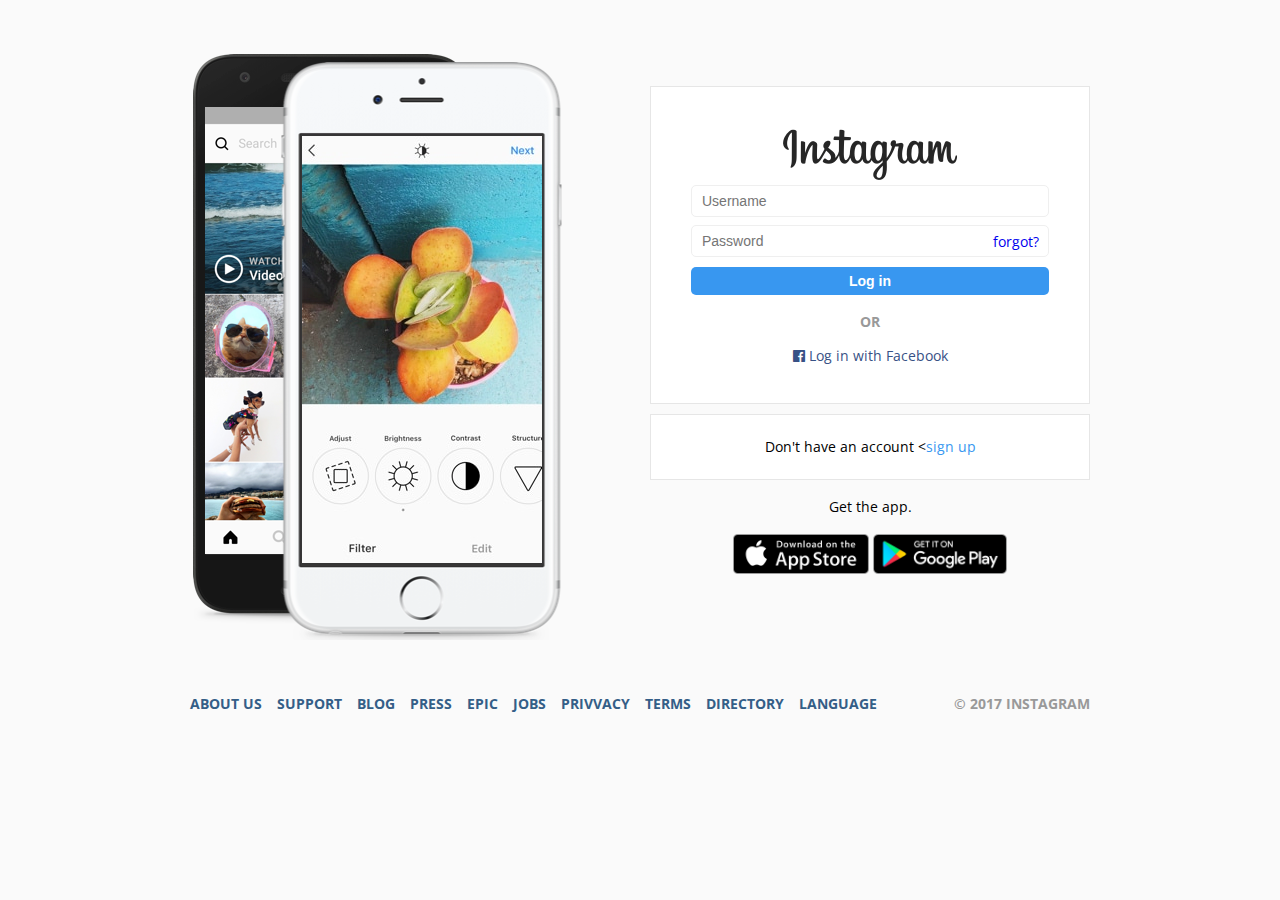
<file: index.html>
<!DOCTYPE html>
<html lang="en">
	<head>
	<meta name="viewport" content="width=device-width, user-scalable=no, initial-scale=1.0, maximum-scale=1.0, minimum-scale=1.0">
		<title>Login | Instaclone</title>
		<meta charset="UTF-8">
		<meta discription="Instaclone login page">
		<link rel="stylesheet" href="https://maxcdn.bootstrapcdn.com/font-awesome/4.7.0/css/font-awesome.min.css">
		<link rel="stylesheet" href="css/style.css">
		<link rel="shortcut icon" href="images/favicon.ico" type="image/x-icon">
	</head>
	<body>
		<main class="login">
			<div id="phone-image">
				<img 
					src="images/phoneImage.png"
					alt="Phone Image"
					title="Phone Image"
				/>
			</div>
			<section id="login">
				<div class="login__box login__box--form">
					<img  
						src="images/logoLogin.png"
						alt="Logo Login"
						title="Logo Login"
						
					/>
					<form action="feed.html" method="GET">
						<input 
							type="text"
							name="username"
							placeholder="Username"
							required
							class="login__input" 
						>
						<div class="login__form-box">
							<input 							
								type="password"
								name="password"
								placeholder="Password"
								required
								class="login__input">
							<a href="#">forgot?</a>
						</div>
						<input type="submit" value="Log in">
					</form>
					<span class="login__form-divider">or</span>
                    <a id="login__fb-link" href="#">
                    	<i class="fa fa-facebook-official" aria-hidden="true"></i>
						Log in with Facebook
					</a>
				</div>
				    
				<div class="login__box--account">
					<span class="login__text">
						Don't have an account
					</span>
					<<a href="#" class="login__link">sign up</a>
				</div>
				<div class="login__box login__box--transparent">
					<sapn class="login__text">
						Get the app.

					</sapn>
					<div class="login__appstores">
						<img src="images/ios.png" alt="Ios" title="Ios">
						<img src="images/android.png" alt="Android" title="Android">
					</div>
				</div>
			</section>
		</main>
			<footer>
				<ul class="footer__list">
					<li class="footer__item"><a href="#" class="footer__link">about us</a></li>
					<li class="footer__item"><a href="#" class="footer__link">Support</a></li>
					<li class="footer__item"><a href="#" class="footer__link">Blog</a></li>
					<li class="footer__item"><a href="#" class="footer__link">Press</a></li>
					<li class="footer__item"><a href="#" class="footer__link">Epic</a></li>
					<li class="footer__item"><a href="#" class="footer__link">Jobs</a></li>
					<li class="footer__item"><a href="#" class="footer__link">Privvacy</a></li>
					<li class="footer__item"><a href="#" class="footer__link">Terms</a></li>
					<li class="footer__item"><a href="#" class="footer__link">Directory</a></li>
					<li class="footer__item"><a href="#" class="footer__link">Language</a></li>
				</ul>
			<span class="footer__copyright">© 2017 Instagram</span>
			</footer>
			 <script
  src="https://code.jquery.com/jquery-3.2.1.min.js"
  integrity="sha256-hwg4gsxgFZhOsEEamdOYGBf13FyQuiTwlAQgxVSNgt4="
  crossorigin="anonymous"></script>
    
			<script src="js/app.js"></script>
	</body>
</html>
</file>
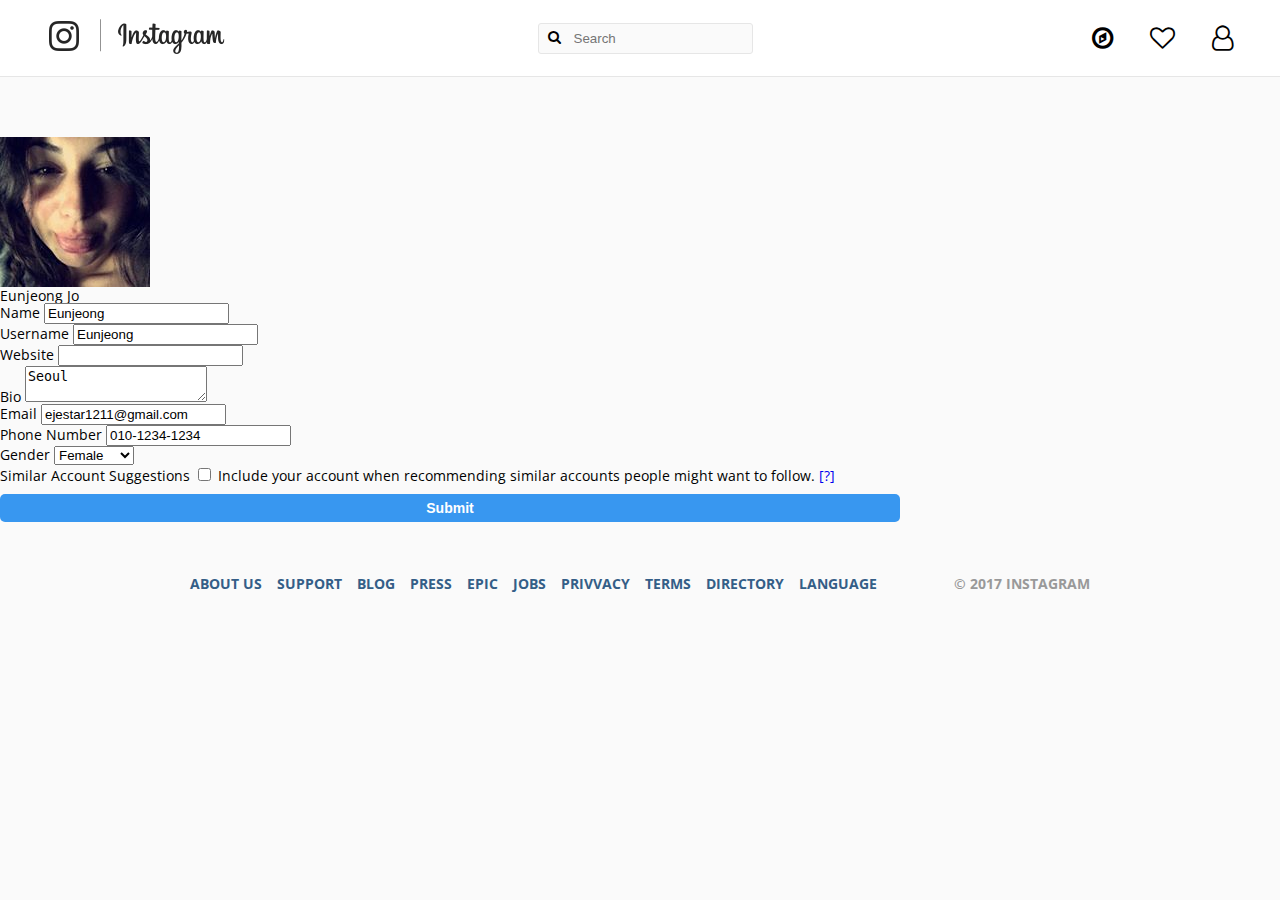
<file: edit-profile.html>
<!DOCTYPE html>
<html>
	<head>
    <meta name="viewport" content="width=device-width, user-scalable=no, initial-scale=1.0, maximum-scale=1.0, minimum-scale=1.0">
		<title>Profile | Instaclone</title>
		<meta charset="UTF-8">
		<meta discription="Instaclone login page">
		<link rel="stylesheet" href="https://maxcdn.bootstrapcdn.com/font-awesome/4.7.0/css/font-awesome.min.css">
<link rel="stylesheet" href="css/style.css">
<link rel="shortcut icon" href="images/favicon.ico" type="image/x-icon">
	</head>
	<body>
		<nav class="navigation">
			<div class="navigation__column">
				<a href="feed.html">
					<img src="images/logo.png" />
				</a>
			</div>
			<div class="navigation__column">
				<i class="fa fa-search"></i>
                <input type="text" placeholder="Search">
			</div>
			<div class="navigation__column">
				<a href="explore.html" class="navigation__link"> 
				<i class="fa fa-compass"></i>
				</a>
				<a href="#" class="navigation__link"> 
                <i class="fa fa-heart-o"></i>
				</a>
				<a href="profile.html" class="navigation__link"> 
                <i class="fa fa-user-o"></i>
				</a>
			</div>
		</nav>
        <main class="edit-profile">
            <div class="edit-profile__row">
                <img src="images/avatar.jpg" alt="" class="edit-profile__avatar">
                <h2 class="edit-profile__username">Eunjeong Jo</h2>
            </div>
            <form>
                <div class="edit-profile__row">
                    <label for="name">Name</label>
                    <input type="text" id="name" value="Eunjeong">
                </div>
                <div class="edit-profile__row">
                    <label for="username">Username</label>
                    <input type="text" id="username" value="Eunjeong">
                </div>
                <div class="edit-profile__row">
                    <label for="website">Website</label>
                    <input type="text" id="website" value="">
                </div>
                <div class="edit-profile__row">
                    <label for="bio">Bio</label>
                    <textarea id="bio">Seoul</textarea>
                </div>
                <div class="edit-profile__row">
                    <label for="email">Email</label>
                    <input type="email" id="email" value="ejestar1211@gmail.com">
                </div>
                <div class="edit-profile__row">
                    <label for="phone">Phone Number</label>
                    <input type="email" id="phone" value="010-1234-1234">
                </div>
                <div class="edit-profile__row">
                    <label for="gender">Gender</label>
                    <select id="gender">
                        <option value="male">Female</option>
                        <option value="female">Male</option>
                        <option value="not">Whatever</option>
                    </select>
                </div>
                <div class="edit-profile__row">
                    <span>Similar Account Suggestions</span>
                    <input type="checkbox" id="similar">
                    <label for="similar">Include your account when recommending similar accounts people might want to follow. <a href="#">[?]</a></label>
                </div>
                <div class="edit-profile__row">
                    <label></label>
                    <input type="submit" value="Submit">
                </div>
            </form>
		</main>
		</nav>
			<footer>
                <ul class="footer__list">
                    <li class="footer__item"><a href="#" class="footer__link">about us</a></li>
                    <li class="footer__item"><a href="#" class="footer__link">Support</a></li>
                    <li class="footer__item"><a href="#" class="footer__link">Blog</a></li>
                    <li class="footer__item"><a href="#" class="footer__link">Press</a></li>
                    <li class="footer__item"><a href="#" class="footer__link">Epic</a></li>
                    <li class="footer__item"><a href="#" class="footer__link">Jobs</a></li>
                    <li class="footer__item"><a href="#" class="footer__link">Privvacy</a></li>
                    <li class="footer__item"><a href="#" class="footer__link">Terms</a></li>
                    <li class="footer__item"><a href="#" class="footer__link">Directory</a></li>
                    <li class="footer__item"><a href="#" class="footer__link">Language</a></li>
                </ul>
            <span class="footer__copyright">© 2017 Instagram</span>
            </footer>
             <script
  src="https://code.jquery.com/jquery-3.2.1.min.js"
  integrity="sha256-hwg4gsxgFZhOsEEamdOYGBf13FyQuiTwlAQgxVSNgt4="
  crossorigin="anonymous"></script>
    
	</body>
</html>
</file>
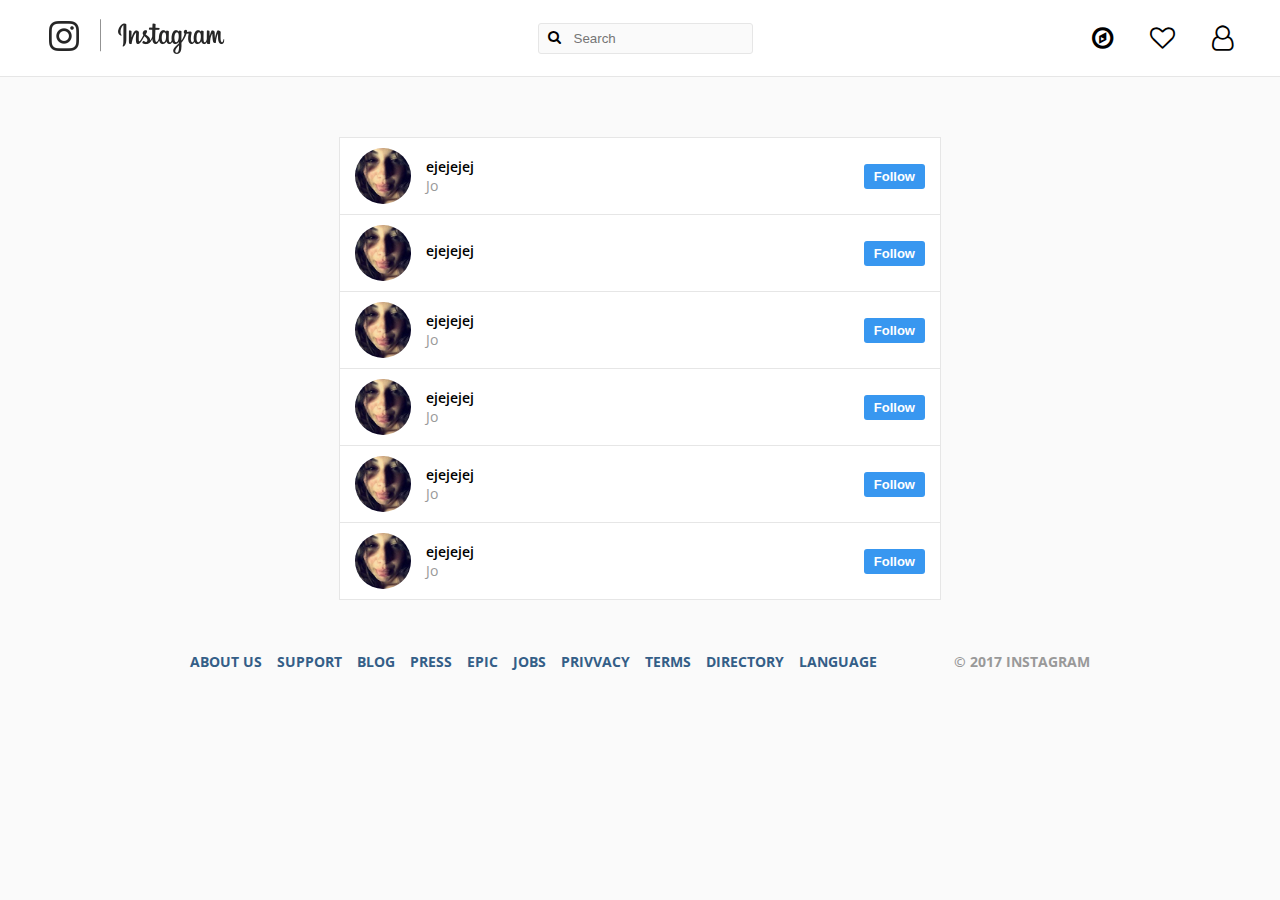
<file: explore.html>
<!DOCTYPE html>
<html>
	<head>
		<title>Explore | Instaclone</title>
		<meta charset="UTF-8">
		<meta discription="Instaclone login page">
		<link rel="stylesheet" href="https://maxcdn.bootstrapcdn.com/font-awesome/4.7.0/css/font-awesome.min.css">
<link rel="stylesheet" href="css/style.css">
<link rel="shortcut icon" href="images/favicon.ico" type="image/x-icon">
	</head>
	<body>
		<nav class="navigation">
			<div class="navigation__column">
				<a href="feed.html">
					<img src="images/logo.png" />
				</a>
			</div>
			<div class="navigation__column">
				<i class="fa fa-search"></i>
                <input type="text" placeholder="Search">
			</div>
			<div class="navigation__column">
				<a href="explore.html" class="navigation__link"> 
				<i class="fa fa-compass"></i>
				</a>
				<a href="#" class="navigation__link"> 
                <i class="fa fa-heart-o"></i>
				</a>
				<a href="profile.html" class="navigation__link"> 
                <i class="fa fa-user-o"></i>
				</a>
			</div>
		</nav>
		<main class="explore">
			<ul class="people__list">
				<li class="people__user">
					<img src="images/avatar.jpg" class="people__avatar">
					<div class="people__name">
						<span class="people__username">ejejejej</span>
						<span class="people__full-name">Jo</span>
					</div>
					<button class="people__btn">Follow</button>
				</li>
				<li class="people__user">
					<img src="images/avatar.jpg" class="people__avatar">
					<div class="people__name">
						<span class="people__username">ejejejej</span>
						<span class="people__full-name"Jo</span>
					</div>
					<button class="people__btn">Follow</button>
				</li>
				<li class="people__user">
					<img src="images/avatar.jpg" class="people__avatar">
					<div class="people__name">
						<span class="people__username">ejejejej</span>
						<span class="people__full-name">Jo</span>
					</div>
					<button class="people__btn">Follow</button>
				</li>
				<li class="people__user">
					<img src="images/avatar.jpg" class="people__avatar">
					<div class="people__name">
						<span class="people__username">ejejejej</span>
						<span class="people__full-name">Jo</span>
					</div>
					<button class="people__btn">Follow</button>
				</li>
				<li class="people__user">
					<img src="images/avatar.jpg" class="people__avatar">
					<div class="people__name">
						<span class="people__username">ejejejej</span>
						<span class="people__full-name">Jo</span>
					</div>
					<button class="people__btn">Follow</button>
				</li>
				<li class="people__user">
					<img src="images/avatar.jpg" class="people__avatar">
					<div class="people__name">
						<span class="people__username">ejejejej</span>
						<span class="people__full-name">Jo</span>
					</div>
					<button class="people__btn">Follow</button>
				</li>
			</ul>
		</main>
			<footer>
				<ul class="footer__list">
					<li class="footer__item"><a href="#" class="footer__link">about us</a></li>
					<li class="footer__item"><a href="#" class="footer__link">Support</a></li>
					<li class="footer__item"><a href="#" class="footer__link">Blog</a></li>
					<li class="footer__item"><a href="#" class="footer__link">Press</a></li>
					<li class="footer__item"><a href="#" class="footer__link">Epic</a></li>
					<li class="footer__item"><a href="#" class="footer__link">Jobs</a></li>
					<li class="footer__item"><a href="#" class="footer__link">Privvacy</a></li>
					<li class="footer__item"><a href="#" class="footer__link">Terms</a></li>
					<li class="footer__item"><a href="#" class="footer__link">Directory</a></li>
					<li class="footer__item"><a href="#" class="footer__link">Language</a></li>
				</ul>
			<span class="footer__copyright">© 2017 Instagram</span>
			</footer>
			 <script
  src="https://code.jquery.com/jquery-3.2.1.min.js"
  integrity="sha256-hwg4gsxgFZhOsEEamdOYGBf13FyQuiTwlAQgxVSNgt4="
  crossorigin="anonymous"></script>
    
	</body>
</html>
</file>
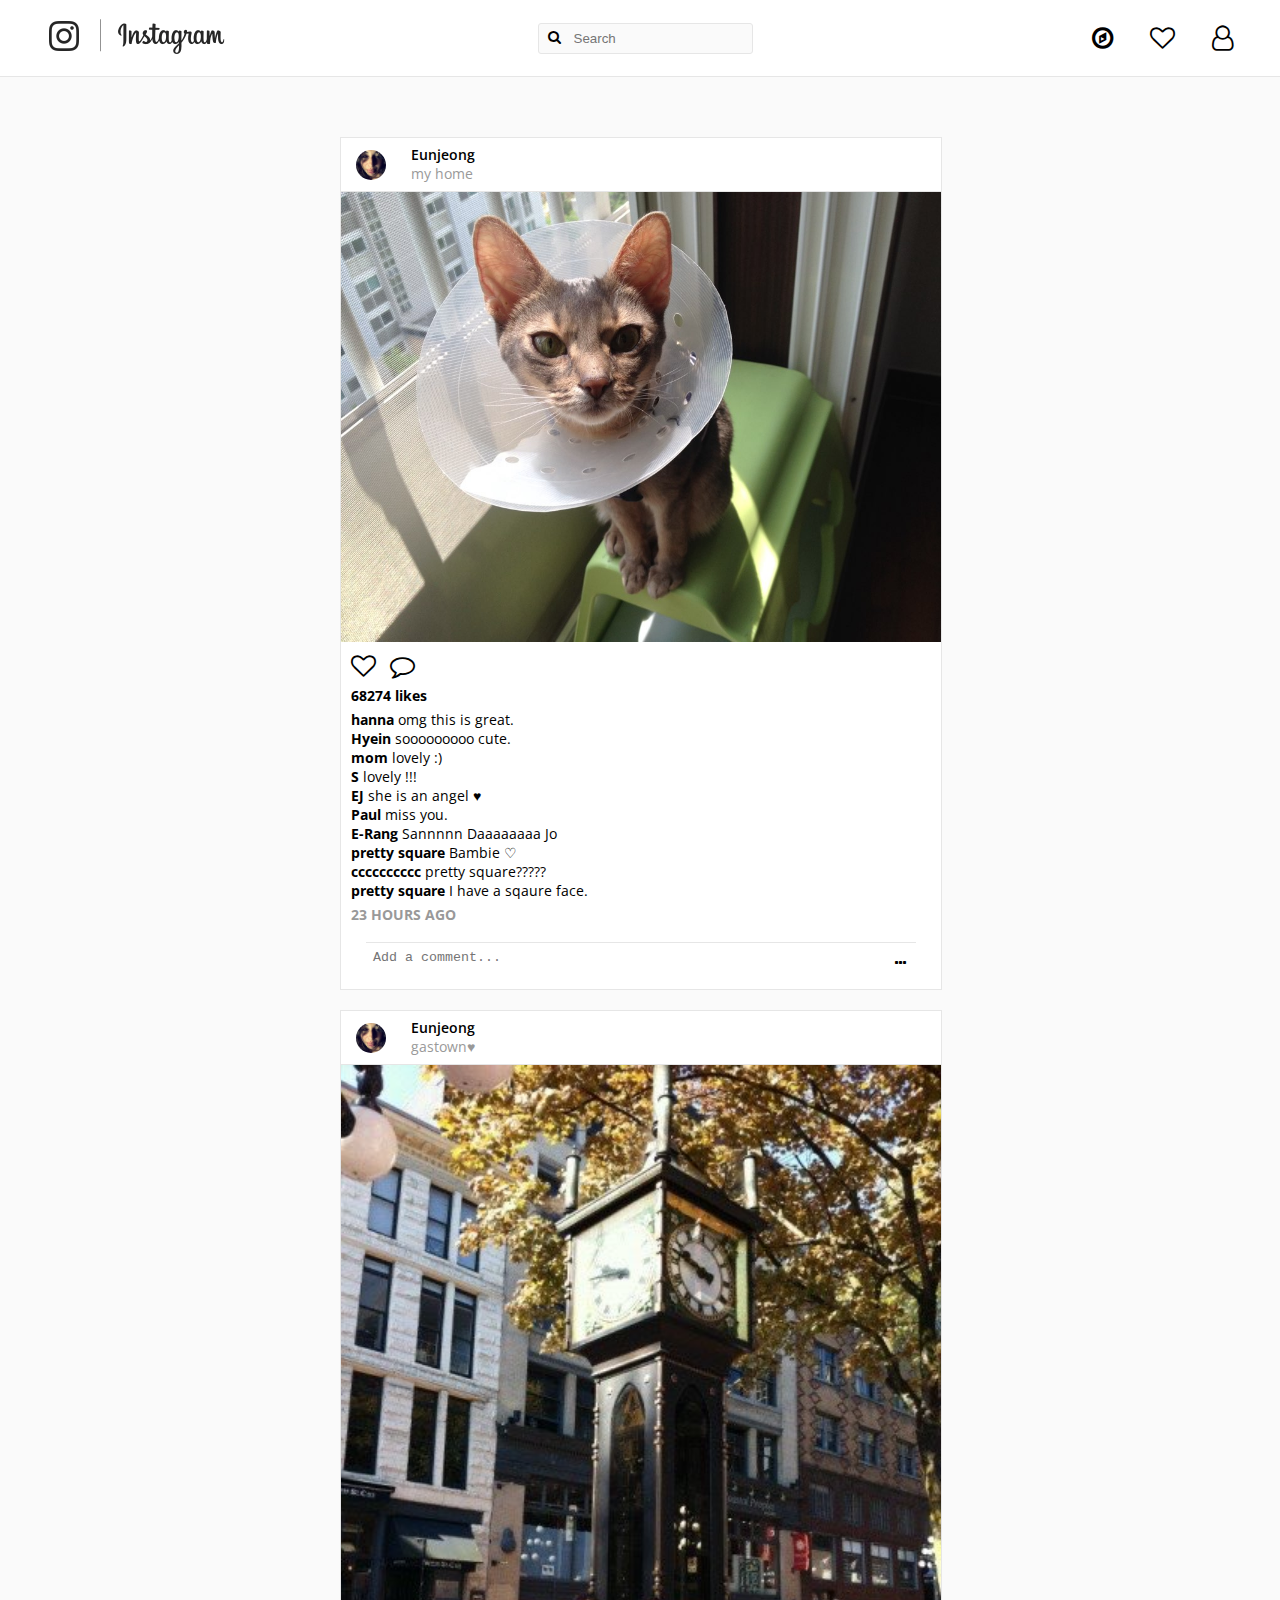
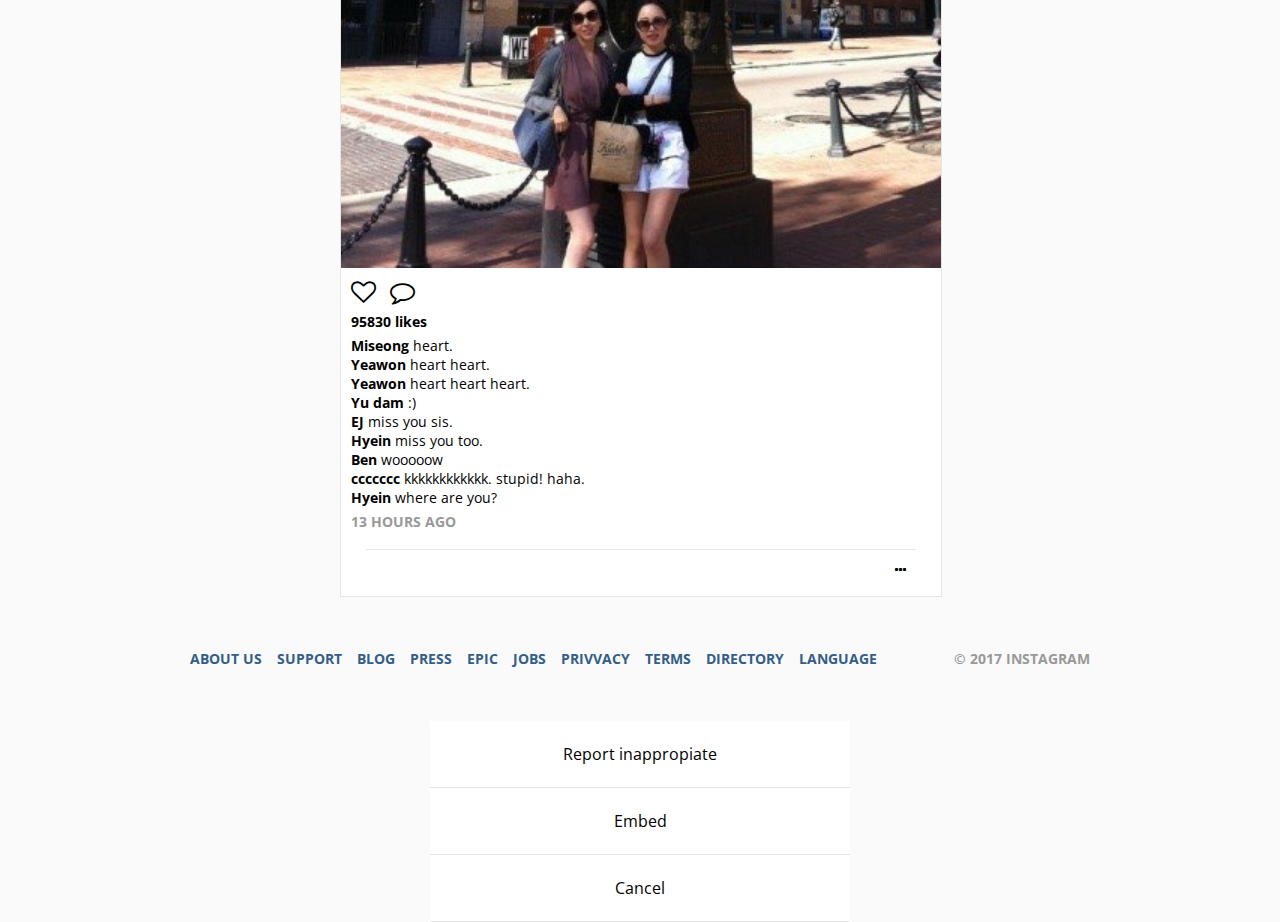
<file: feed.html>
<!DOCTYPE html>
<html>
	<head>
	<meta name="viewport" content="width=device-width, user-scalable=no, initial-scale=1.0, maximum-scale=1.0, minimum-scale=1.0">
		<title>Login | Instaclone</title>
		<meta charset="UTF-8">
		<meta discription="Instaclone login page">
		<link rel="stylesheet" href="https://maxcdn.bootstrapcdn.com/font-awesome/4.7.0/css/font-awesome.min.css">
<link rel="stylesheet" href="css/style.css">
<link rel="shortcut icon" href="images/favicon.ico" type="image/x-icon">
	</head>	
	<body>
		<nav class="navigation">
			<div class="navigation__column">
				<a href="feed.html">
					<img src="images/logo.png" />
				</a>
			</div>
			<div class="navigation__column">
				<i class="fa fa-search"></i>
                <input type="text" placeholder="Search">
			</div>
			<div class="navigation__column">
				<a href="explore.html" class="navigation__link"> 
				<i class="fa fa-compass"></i>
				</a>
				<a href="#" class="navigation__link"> 
                <i class="fa fa-heart-o"></i>
				</a>
				<a href="profile.html" class="navigation__link"> 
                <i class="fa fa-user-o"></i>
				</a>
			</div>
		</nav>
		<main class="feed">
			<article class="photo">
				<header class="photo__header">
					<img src="images/avatar.jpg" alt="Eunjeong" class="photo__avatar">
					<div class="photo__info">
						<span class="author">Eunjeong</span>
						<span class="location">my home</span>
					</div>
				</header>
				<img class="photo__picture" src="images/bam.jpg" alt="photo__image" style="width:100%";>
				<div class="photo__main">
					<div class="photo__actions">
						<i class="fa heart fa-heart-o fa-2x"></i>
						<i class="fa fa-comment-o fa-2x"></i>
					</div>
					<span class="photo__likes"><span class="photo__likes-number">68274</span> likes</span>

					

					<ul class="photo__comments">
						<li class="photo__comment">
							<span class="photo__comment__author">hanna</span> omg this is great.
						</li>
						<li class="photo__comment">
							<span class="photo__comment__author">Hyein</span> sooooooooo cute.
						</li>
						<li class="photo__comment">
							<span class="photo__comment__author">mom</span> lovely :)
						</li>
						<li class="photo__comment">
							<span class="photo__comment__author">S</span> lovely !!!
						</li>
						<li class="photo__comment">
							<span class="photo__comment__author">EJ</span> she is an angel ♥
						</li>
						<li class="photo__comment">
							<span class="photo__comment__author">Paul</span> miss you.
						</li>
						<li class="photo__comment">
							<span class="photo__comment__author">E-Rang</span> Sannnnn Daaaaaaaa Jo 
						</li>
						<li class="photo__comment">
							<span class="photo__comment__author">pretty square</span> Bambie ♡
						</li>
						<li class="photo__comment">
							<span class="photo__comment__author">cccccccccc</span> pretty square?????
						<li class="photo__comment">
							<span class="photo__comment__author">pretty square</span> I have a sqaure face.
						</li>

					</ul>
					<span class="photo__date">23 hours ago</span>
					<div class="photo__add-comment-container">
						<textarea name="comment" placeholder="Add a comment..." class="photo__add-comment"></textarea>
                        <i class="fa fa-ellipsis-h"></i>
					</div>
				</div>
			</article>
			<article class="photo">
				<header class="photo__header">
					<img src="images/avatar.jpg" alt="Eunjeong" class="photo__avatar">
					<div class="photo__info">
						<span class="author">Eunjeong</span>
						<span class="location">gastown♥</span>
					</div>
				</header>
				<img class="photo__picture" src="images/mainpic.jpg" alt="photo__image" style="width:100%;">
				<div class="photo__main">
					<div class="photo__actions">
						<i class="fa heart fa-heart-o fa-2x"></i>
						<i class="fa fa-comment-o fa-2x"></i>
					</div>
					<span class="photo__likes"><span class="photo__likes-number">95830</span> likes</span>

					

					<ul class="photo__comments">
						<li class="photo__comment">
							<span class="photo__comment__author">Miseong</span> heart.
						</li>
						<li class="photo__comment">
							<span class="photo__comment__author">Yeawon</span> heart heart.
						</li>
						<li class="photo__comment">
							<span class="photo__comment__author">Yeawon</span> heart heart heart.
						</li>
						<li class="photo__comment">
							<span class="photo__comment__author">Yu dam</span> :)
						</li>
						<li class="photo__comment">
							<span class="photo__comment__author">EJ</span> miss you sis.
						</li>
						<li class="photo__comment">
							<span class="photo__comment__author">Hyein</span> miss you too.							
						</li>
						<li class="photo__comment">
							<span class="photo__comment__author">Ben</span> wooooow
						</li>
						<li class="photo__comment">
							<span class="photo__comment__author">ccccccc</span> kkkkkkkkkkkk. stupid! haha.
						</li>
						<li class="photo__comment">
							<span class="photo__comment__author">Hyein</span> where are you?
						</li>
					</ul>
					<span class="photo__date">13 hours ago</span>
					<div class="photo__add-comment-container">
						<textarea name="comment" placeholder="Add a comment..." class="photo__add-comment">
						</textarea>
                        <i class="fa fa-ellipsis-h"></i>
					</div>
				</div>
			</article>
		</main>
		
			<footer>
				<ul class="footer__list">
					<li class="footer__item"><a href="#" class="footer__link">about us</a></li>
					<li class="footer__item"><a href="#" class="footer__link">Support</a></li>
					<li class="footer__item"><a href="#" class="footer__link">Blog</a></li>
					<li class="footer__item"><a href="#" class="footer__link">Press</a></li>
					<li class="footer__item"><a href="#" class="footer__link">Epic</a></li>
					<li class="footer__item"><a href="#" class="footer__link">Jobs</a></li>
					<li class="footer__item"><a href="#" class="footer__link">Privvacy</a></li>
					<li class="footer__item"><a href="#" class="footer__link">Terms</a></li>
					<li class="footer__item"><a href="#" class="footer__link">Directory</a></li>
					<li class="footer__item"><a href="#" class="footer__link">Language</a></li>
				</ul>
			<span class="footer__copyright">© 2017 Instagram</span>
			</footer>
			<div class="popUp">
				<i class="fa fa-times fa-2x"></i>
				<div class="popUpContainer">
					<a href="#" class="popUpLink">Report inappropiate</a>
					<a href="#" class="popUpLink">Embed</a>
					<a href="http://google.com" class="popUpLink closePopUpBtn">Cancel</a>
			</div>



			 <script
  src="https://code.jquery.com/jquery-3.2.1.min.js"
  integrity="sha256-hwg4gsxgFZhOsEEamdOYGBf13FyQuiTwlAQgxVSNgt4="
  crossorigin="anonymous"></script>
   	 	<script src="js/app.js"></script>
	</body>
</html>
</file>
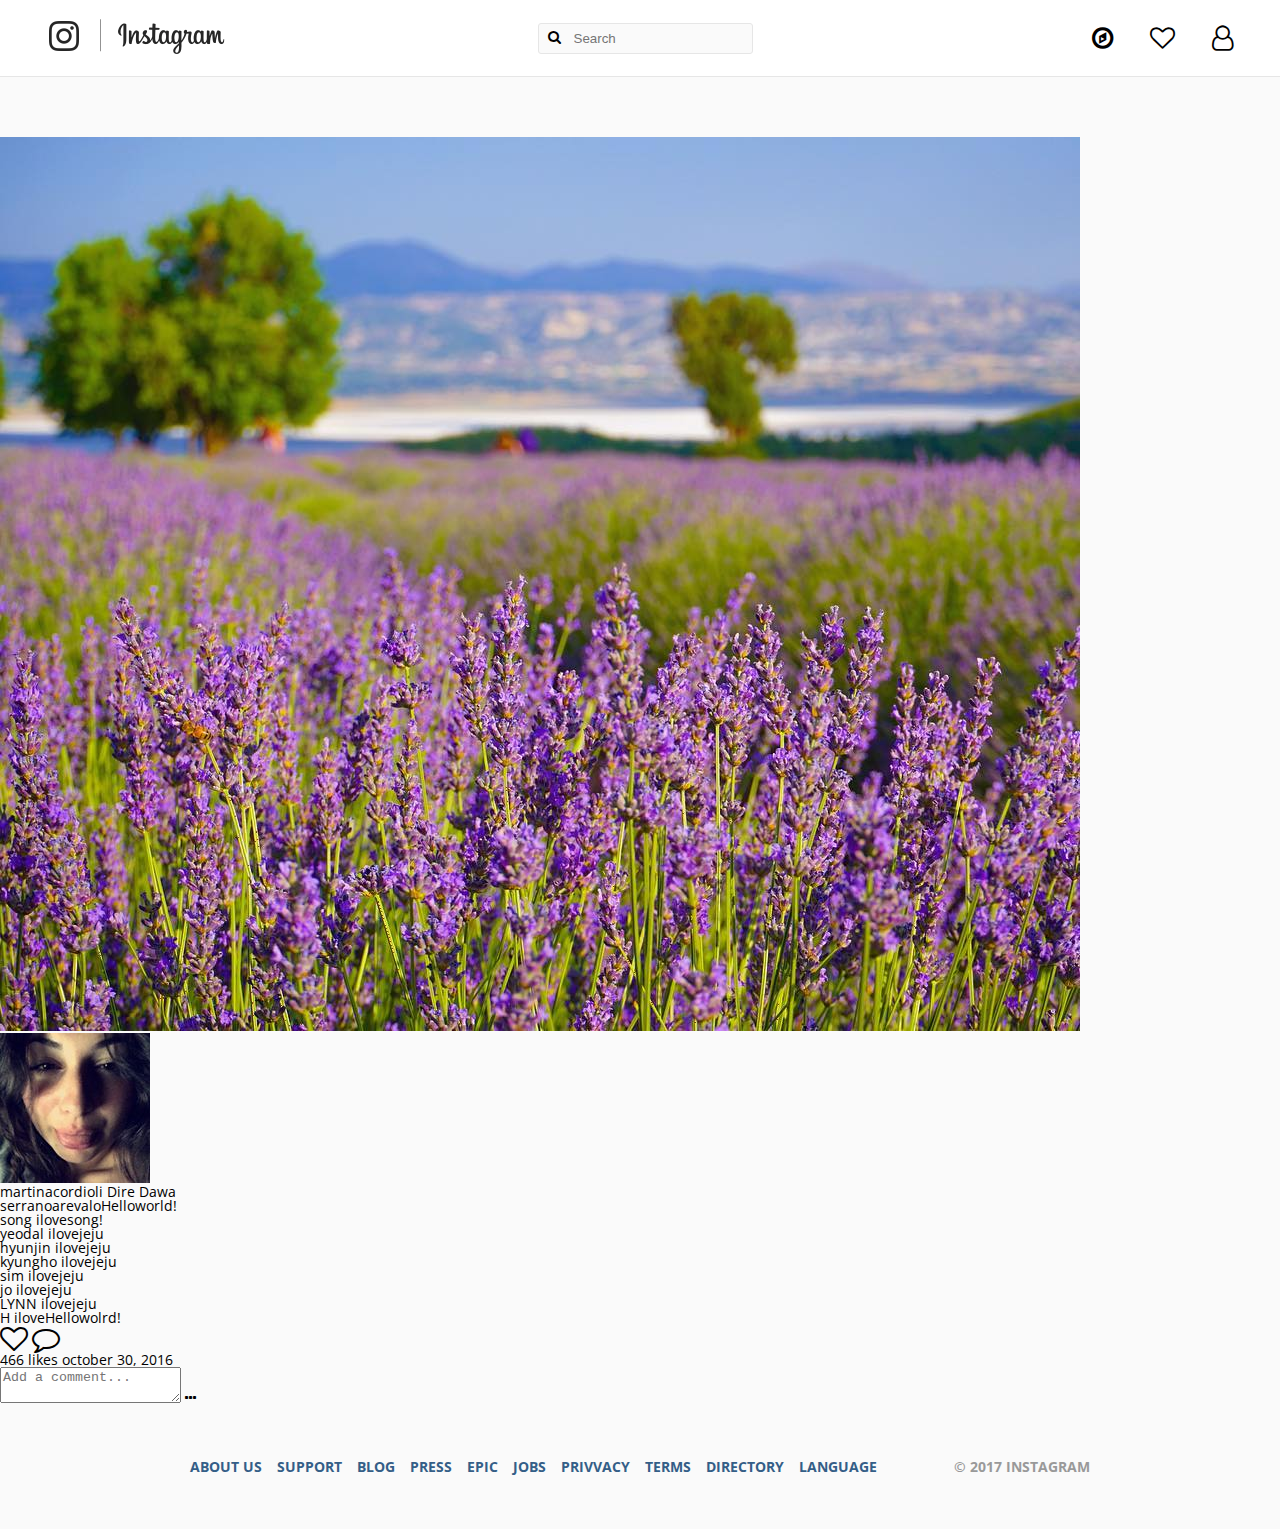
<file: image-detail.html>
<!DOCTYPE html>
<html>
	<head>
    <meta name="viewport" content="width=device-width, user-scalable=no, initial-scale=1.0, maximum-scale=1.0, minimum-scale=1.0">
		<title>Image-Detail | Instaclone</title>
		<meta charset="UTF-8">
		<meta discription="Instaclone login page">
		<link rel="stylesheet" href="https://maxcdn.bootstrapcdn.com/font-awesome/4.7.0/css/font-awesome.min.css">
<link rel="stylesheet" href="css/style.css">
<link rel="shortcut icon" href="images/favicon.ico" type="image/x-icon">
	</head>
	<body>
		<nav class="navigation">
			<div class="navigation__column">
				<a href="feed.html">
					<img src="images/logo.png" />
				</a>
			</div>
			<div class="navigation__column">
				<i class="fa fa-search"></i>
                <input type="text" placeholder="Search">
			</div>
			<div class="navigation__column">
				<a href="explore.html" class="navigation__link"> 
				<i class="fa fa-compass"></i>
				</a>
				<a href="#" class="navigation__link"> 
                <i class="fa fa-heart-o"></i>
				</a>
				<a href="profile.html" class="navigation__link"> 
                <i class="fa fa-user-o"></i>
				</a>
			</div>
		</nav>
        <main class="image-detail">
            <img src="images/feedPhoto.jpg" class="image-detail__photo" />
            <div class="image-detail__info">
                <header class="image-detail__header">
                    <img src="images/avatar.jpg" alt="martinacordli" class="image-detail__avatar">
                    <div class="image-detail__info">
                        <span class="image-detail__author">martinacordioli</span>
                        <span class="image-detail__location">Dire Dawa</span>
                    </div>
                </header>
                <ul class="image-detail__comments">
                    <li class="image-detail__comment">
                        <span class="image-detail__comment-author">serranoarevalo</span>Helloworld!
                    </li>
                    <li class="image-detail__comment">
                        <span class="image-detail__comment-author">song</span>
                        ilovesong!
                    </li>
                 	 <li class="image-detail__comment">
                        <span class="image-detail__comment-author">yeodal</span>
                        ilovejeju
                    </li>
                    <li class="image-detail__comment">
                        <span class="image-detail__comment-author">hyunjin</span>
                        ilovejeju
                    </li>
                    <li class="image-detail__comment">
                        <span class="image-detail__comment-author">kyungho</span>
                        ilovejeju
                    </li>
                    <li class="image-detail__comment">
                        <span class="image-detail__comment-author">sim</span>
                        ilovejeju
                   </li>
                    <li class="image-detail__comment">
                        <span class="image-detail__comment-author">jo</span>
                        ilovejeju
                    </li>
                    <li class="image-detail__comment">
                        <span class="image-detail__comment-author">LYNN</span>
                        ilovejeju
                    </li>
                    <li class="image-detail__comment">
                        <span class="image-detail__comment-author">H</span>
                        iloveHellowolrd!
                    </li>
                </ul>
                <div class="image-detail__actions">
                    <i class="fa fa-heart-o fa-2x"></i>
                    <i class="fa fa-comment-o fa-2x"></i>
                </div>
                <span class="image-detail__likes">466 likes</span>
                <span class="image-detail__date">october 30, 2016</span>
                <div class="image-detail__add-comment-container">
                    <textarea class="image-detail__add-comment" name="comment" placeholder="Add a comment..."></textarea>
                    <i class="fa fa-ellipsis-h"></i>
                </div>
            </div>
        </main>
		</nav>
			<footer>
                <ul class="footer__list">
                    <li class="footer__item"><a href="#" class="footer__link">about us</a></li>
                    <li class="footer__item"><a href="#" class="footer__link">Support</a></li>
                    <li class="footer__item"><a href="#" class="footer__link">Blog</a></li>
                    <li class="footer__item"><a href="#" class="footer__link">Press</a></li>
                    <li class="footer__item"><a href="#" class="footer__link">Epic</a></li>
                    <li class="footer__item"><a href="#" class="footer__link">Jobs</a></li>
                    <li class="footer__item"><a href="#" class="footer__link">Privvacy</a></li>
                    <li class="footer__item"><a href="#" class="footer__link">Terms</a></li>
                    <li class="footer__item"><a href="#" class="footer__link">Directory</a></li>
                    <li class="footer__item"><a href="#" class="footer__link">Language</a></li>
                </ul>
            <span class="footer__copyright">© 2017 Instagram</span>
            </footer>	
             <script
  src="https://code.jquery.com/jquery-3.2.1.min.js"
  integrity="sha256-hwg4gsxgFZhOsEEamdOYGBf13FyQuiTwlAQgxVSNgt4="
  crossorigin="anonymous"></script>
    		
	</body>
</html>
</file>
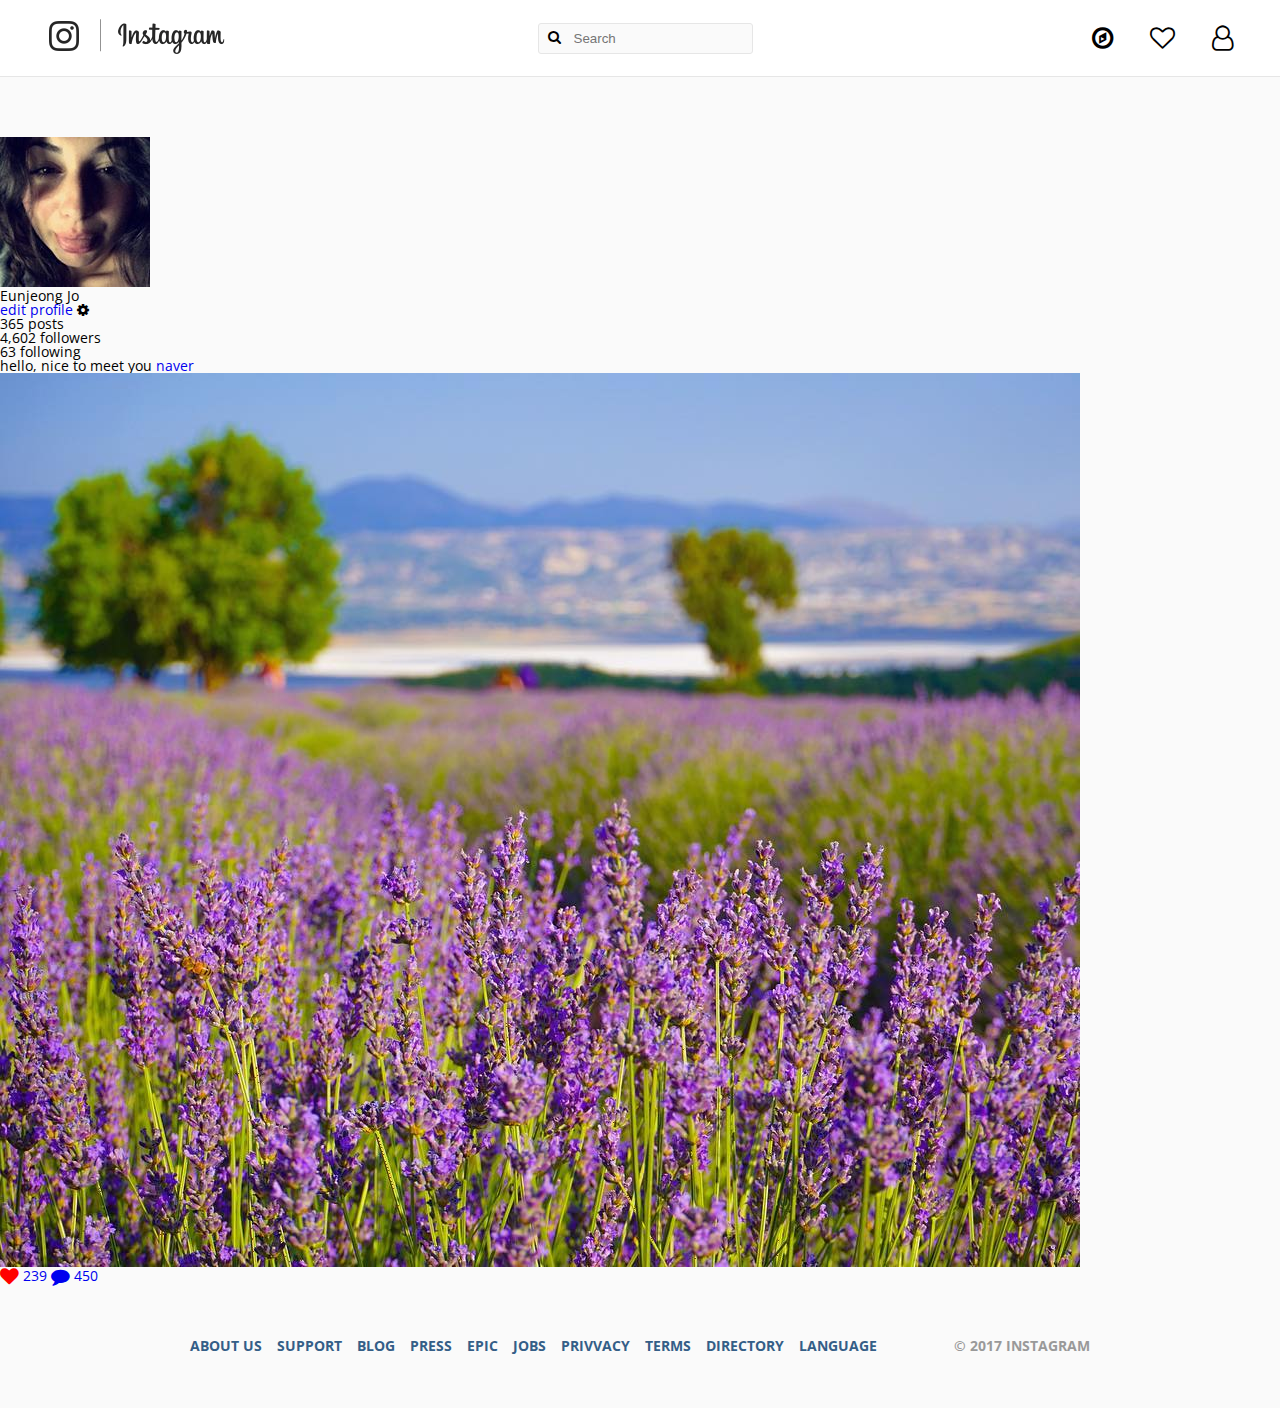
<file: profile.html>
<!DOCTYPE html>
<html>
	<head>
	<meta name="viewport" content="width=device-width, user-scalable=no, initial-scale=1.0, maximum-scale=1.0, minimum-scale=1.0">
		<title>Profile | Instaclone</title>
		<meta charset="UTF-8">
		<meta discription="Instaclone login page">
		<link rel="stylesheet" href="https://maxcdn.bootstrapcdn.com/font-awesome/4.7.0/css/font-awesome.min.css">
<link rel="stylesheet" href="css/style.css">
<link rel="shortcut icon" href="images/favicon.ico" type="image/x-icon">
	</head>
	<body>
		<nav class="navigation">
			<div class="navigation__column">
				<a href="feed.html">
					<img src="images/logo.png" />
				</a>
			</div>
			<div class="navigation__column">
				<i class="fa fa-search"></i>
                <input type="text" placeholder="Search">
			</div>
			<div class="navigation__column">
				<a href="explore.html" class="navigation__link"> 
				<i class="fa fa-compass"></i>
				</a>
				<a href="#" class="navigation__link"> 
                <i class="fa fa-heart-o"></i>
				</a>
				<a href="profile.html" class="navigation__link"> 
                <i class="fa fa-user-o"></i>
				</a>
			</div>
		</nav>
		<main class="profile">
			<header class="profile__header">
				<img src="images/avatar.jpg" class="">
				<div class="profile__info">
					<div class="profile__name">
						<h2 class="profile__name-text">Eunjeong Jo</h2>
						<a class="profile__edit-btn" href="edit-profile.html">edit profile</a>
						<i class="fa fa-cog"></i>
					</div>
					<ul class="profile__stats">
						<li class="profile__stats">
							<span class="">365</span> posts
						</li>
						<li class="profile__stats">
							<span class="">4,602</span> followers
						</li>
						<li class="profile__stats">
							<span class="">63</span> following
						</li>
					</ul>
					<p class="profile__bio">
						<span class="profile__full-name">hello, nice to meet you</span>
						<a href="https://naver.com" class="profile__link"> naver </a>
					</p>
				</div>
			</header>
			<div class="profile__images">
				<div class="profile__image-row">
					<div class="profile__row-image-container">
						<a href="image-detail.html">
							<img src="images/feedPhoto.jpg" class="profile__row-image">
							<div class="profile__row-image-overlay">
								<span class="profile__row-image-stat">
								<i class="fa fa-heart fa-lg"></i>
								239
							</span>
								<span class="profile__row-image-stat">
								<i class="fa fa-comment fa-lg"></i>
								450
							</span>
							</div>
						</a>
					</div>
				</div>
			</div>
		</main>
		</nav>
			<footer>
				<ul class="footer__list">
					<li class="footer__item"><a href="#" class="footer__link">about us</a></li>
					<li class="footer__item"><a href="#" class="footer__link">Support</a></li>
					<li class="footer__item"><a href="#" class="footer__link">Blog</a></li>
					<li class="footer__item"><a href="#" class="footer__link">Press</a></li>
					<li class="footer__item"><a href="#" class="footer__link">Epic</a></li>
					<li class="footer__item"><a href="#" class="footer__link">Jobs</a></li>
					<li class="footer__item"><a href="#" class="footer__link">Privvacy</a></li>
					<li class="footer__item"><a href="#" class="footer__link">Terms</a></li>
					<li class="footer__item"><a href="#" class="footer__link">Directory</a></li>
					<li class="footer__item"><a href="#" class="footer__link">Language</a></li>
				</ul>
			<span class="footer__copyright">© 2017 Instagram</span>
			</footer>
			 <script
  src="https://code.jquery.com/jquery-3.2.1.min.js"
  integrity="sha256-hwg4gsxgFZhOsEEamdOYGBf13FyQuiTwlAQgxVSNgt4="
  crossorigin="anonymous"></script>
    
	</body>
</html>
</file>
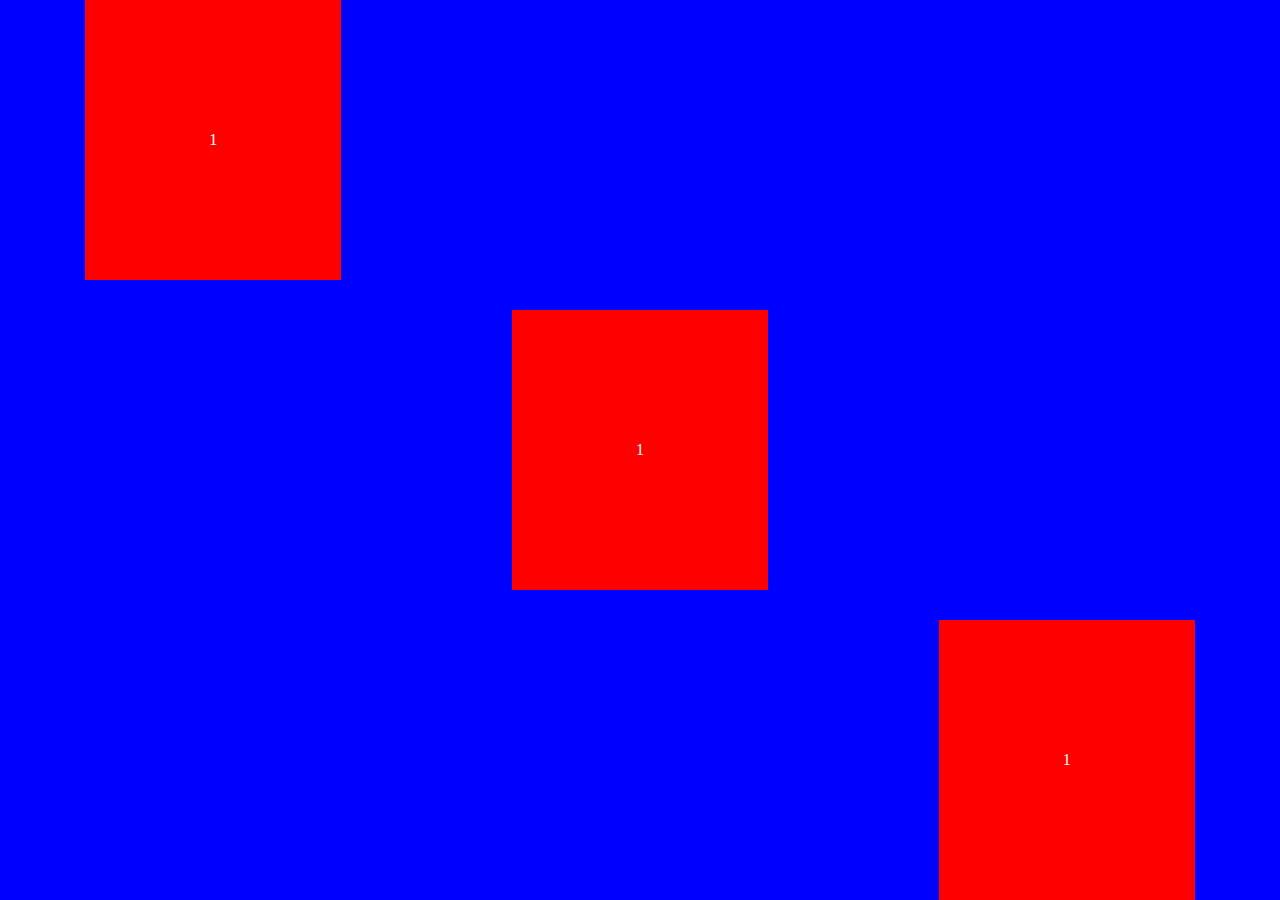
<file: css/css practice.html>
<!DOCTYPE html>
<html lang="en">
<head>
	<meta charset="UTF-8">
	<title>css practice</title>
	<style>
		html,
		body{
			height: 100%;
		}
		body{
			margin: 0;
		}
		.father{
			width: 100%;
			height: 100%;
			background-color: blue;
			display: flex;
			justify-content: space-around;
			align-items: center;
		}
		.child{
			width: 20%;
			height: 280px;
			background-color: red;
			justify-content: space-around;
			align-items: center;
			display: flex;
			color: white;
		}
		#one{
			align-self: flex-start;
		}
		#three{
			align-self: flex-end;
		}
	</style>
</head>
<body>
	<div class="father">
		<div class="child" id="one">
			<div>1</div>
		</div>
			
		<div class="child" id="two">
			<div>1</div>
		</div>
			
		<div class="child" id="three">
			<dive>1</dive>
		</div>
			
	</div>
</body>
</html>
</file>
<file: css/style.css>
@import url('https://fonts.googleapis.com/css?family=Open+Sans:400,700');
@import 'reset.css';
@import 'global.css';
@import 'footer.css';
@import 'login.css';
@import 'navigation.css';
@import 'explore.css';
@import 'feed.css';
@import 'mobile.css';
</file>
